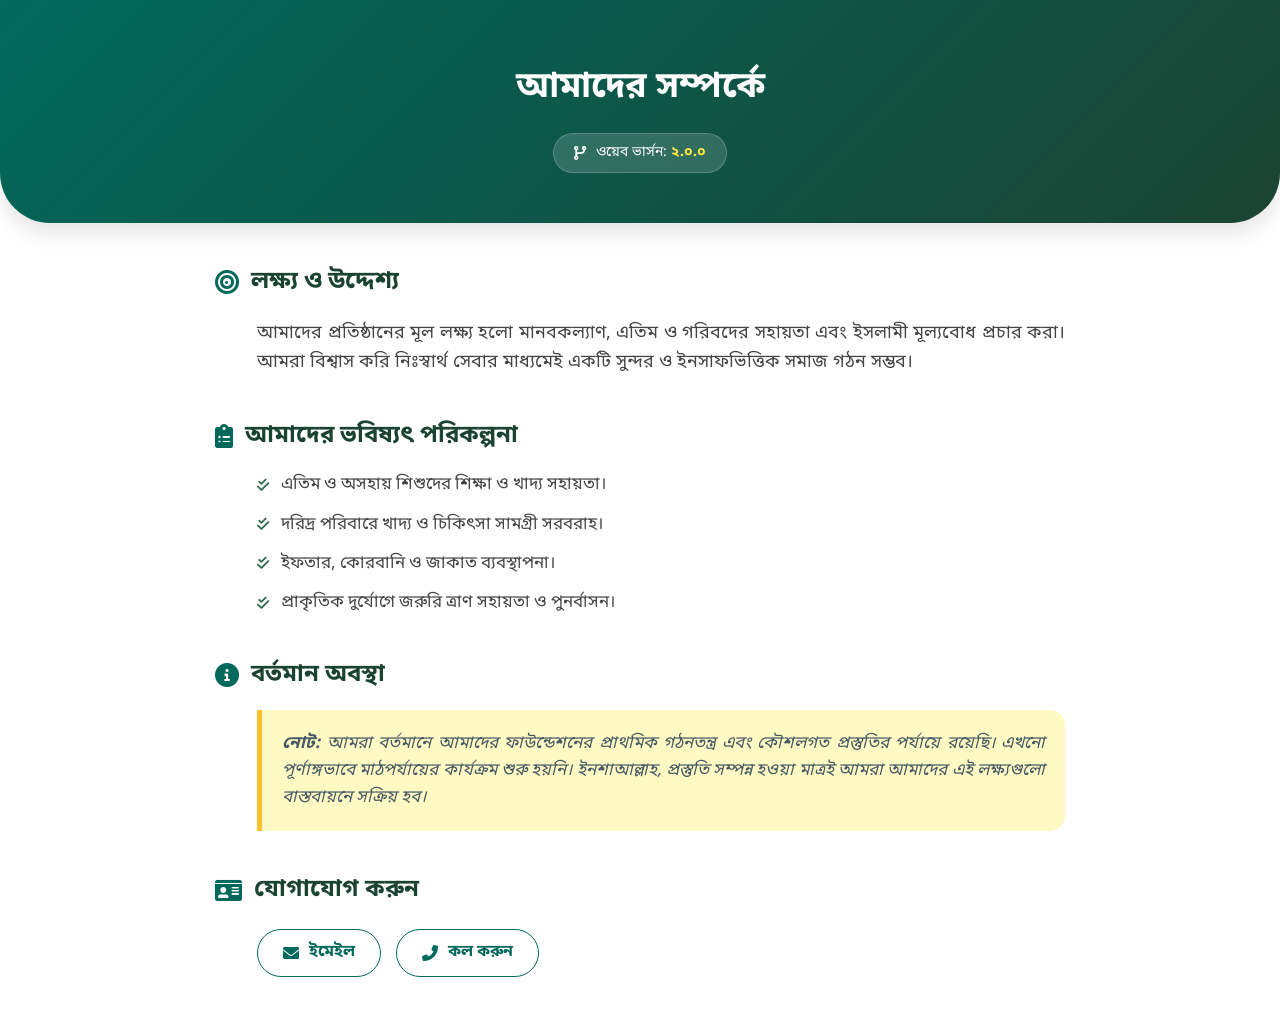
<file: about.html>
<!DOCTYPE html>
<html lang="bn">
<head>
  <meta charset="UTF-8">
  <meta name="viewport" content="width=device-width, initial-scale=1.0">
  <title>আমাদের সম্পর্কে | বিএমকেএফ</title>
  <link rel="stylesheet" href="https://cdnjs.cloudflare.com/ajax/libs/font-awesome/6.0.0/css/all.min.css">
  <link href="https://fonts.googleapis.com/css2?family=Noto+Sans+Bengali:wght@400;700&display=swap" rel="stylesheet">
  
  <style>
    body {
      font-family: 'Noto Sans Bengali', sans-serif;
      background-color: #ffffff;
      margin: 0;
      padding: 0;
      color: #333;
      line-height: 1.6;
    }

    /* উপরের রঙিন অংশ (Hero Section) */
    .hero-section {
      background: linear-gradient(135deg, #00695c 0%, #1b4332 100%);
      color: white;
      padding: 60px 20px 50px;
      text-align: center;
      border-radius: 0 0 50px 50px;
      box-shadow: 0 10px 20px rgba(0,0,0,0.1);
    }

    .hero-section h1 {
      font-size: 36px;
      margin: 0 0 15px;
      font-weight: 700;
    }

    .version-tag {
      display: inline-flex;
      align-items: center;
      gap: 10px;
      background: rgba(255, 255, 255, 0.15);
      backdrop-filter: blur(10px);
      padding: 8px 20px;
      border-radius: 50px;
      font-size: 14px;
      border: 1px solid rgba(255, 255, 255, 0.2);
    }

    .version-tag strong {
      color: #ffeb3b;
    }

    /* মেইন কন্টেন্ট এরিয়া */
    .content-container {
      max-width: 850px;
      margin: 40px auto;
      padding: 0 20px;
    }

    .section-float {
      margin-bottom: 40px;
      animation: fadeIn 0.8s ease-out;
    }

    .section-float h2 {
      font-size: 24px;
      color: #1b4332;
      display: flex;
      align-items: center;
      gap: 12px;
      margin-bottom: 15px;
    }

    .section-float h2 i {
      color: #00695c;
    }

    .section-float p {
      font-size: 18px;
      color: #444;
      text-align: justify;
      margin-left: 42px;
    }

    /* কার্যক্রম লিস্ট */
    .activity-list {
      list-style: none;
      padding: 0;
      margin-left: 42px;
    }

    .activity-list li {
      margin-bottom: 12px;
      display: flex;
      align-items: center;
      gap: 12px;
      font-size: 17px;
      color: #444;
    }

    .activity-list li i {
      color: #2d6a4f;
      font-size: 14px;
    }

    /* বিশেষ নোট বক্স */
    .future-note {
      background: #fff9c4; /* হালকা সোনালী ভাব */
      border-left: 5px solid #fbc02d;
      padding: 20px;
      margin-left: 42px;
      border-radius: 0 15px 15px 0;
    }

    .future-note p {
      margin: 0 !important;
      margin-left: 0 !important;
      font-style: italic;
      color: #455a64;
      font-size: 17px;
    }

    /* কন্টাক্ট লিংক */
    .contact-links {
      margin-left: 42px;
      display: flex;
      gap: 15px;
      flex-wrap: wrap;
      margin-top: 20px;
    }

    .contact-btn {
      text-decoration: none;
      color: #00695c;
      font-weight: bold;
      border: 1.5px solid #00695c;
      padding: 10px 25px;
      border-radius: 50px;
      transition: 0.3s;
      display: flex;
      align-items: center;
      gap: 10px;
    }

    .contact-btn:hover {
      background: #00695c;
      color: white;
    }

    /* এনিমেশন */
    @keyframes fadeIn {
      from { opacity: 0; transform: translateY(20px); }
      to { opacity: 1; transform: translateY(0); }
    }

    /* মোবাইল রেসপন্সিভ */
    @media (max-width: 600px) {
      .hero-section h1 { font-size: 28px; }
      .section-float p, .activity-list, .future-note, .contact-links { margin-left: 0; }
      .section-float h2 { font-size: 22px; }
    }
  </style>
</head>
<body>

  <div class="hero-section">
    <h1>আমাদের সম্পর্কে</h1>
    <div class="version-tag">
      <i class="fas fa-code-branch"></i>
      <span>ওয়েব ভার্সন: <strong>২.০.০</strong></span>
    </div>
  </div>

  <div class="content-container">
    
    <div class="section-float">
      <h2><i class="fas fa-bullseye"></i> লক্ষ্য ও উদ্দেশ্য</h2>
      <p>
        আমাদের প্রতিষ্ঠানের মূল লক্ষ্য হলো মানবকল্যাণ, এতিম ও গরিবদের সহায়তা এবং ইসলামী মূল্যবোধ প্রচার করা। আমরা বিশ্বাস করি নিঃস্বার্থ সেবার মাধ্যমেই একটি সুন্দর ও ইনসাফভিত্তিক সমাজ গঠন সম্ভব।
      </p>
    </div>

    <div class="section-float">
      <h2><i class="fas fa-clipboard-list"></i> আমাদের ভবিষ্যৎ পরিকল্পনা</h2>
      <ul class="activity-list">
        <li><i class="fas fa-check-double"></i> এতিম ও অসহায় শিশুদের শিক্ষা ও খাদ্য সহায়তা।</li>
        <li><i class="fas fa-check-double"></i> দরিদ্র পরিবারে খাদ্য ও চিকিৎসা সামগ্রী সরবরাহ।</li>
        <li><i class="fas fa-check-double"></i> ইফতার, কোরবানি ও জাকাত ব্যবস্থাপনা।</li>
        <li><i class="fas fa-check-double"></i> প্রাকৃতিক দুর্যোগে জরুরি ত্রাণ সহায়তা ও পুনর্বাসন।</li>
      </ul>
    </div>

    <div class="section-float">
      <h2><i class="fas fa-info-circle"></i> বর্তমান অবস্থা</h2>
      <div class="future-note">
        <p>
          <strong>নোট:</strong> আমরা বর্তমানে আমাদের ফাউন্ডেশনের প্রাথমিক গঠনতন্ত্র এবং কৌশলগত প্রস্তুতির পর্যায়ে রয়েছি। এখনো পূর্ণাঙ্গভাবে মাঠপর্যায়ের কার্যক্রম শুরু হয়নি। ইনশাআল্লাহ, প্রস্তুতি সম্পন্ন হওয়া মাত্রই আমরা আমাদের এই লক্ষ্যগুলো বাস্তবায়নে সক্রিয় হব।
        </p>
      </div>
    </div>

    <div class="section-float">
      <h2><i class="fas fa-id-card"></i> যোগাযোগ করুন</h2>
      <div class="contact-links">
        <a href="mailto:bmkf.official@gmail.com" class="contact-btn">
          <i class="fas fa-envelope"></i> ইমেইল
        </a>
        <a href="tel:+8801345691465" class="contact-btn">
          <i class="fas fa-phone-alt"></i> কল করুন
        </a>
      </div>
    </div>

  </div>

</body>
</html>
</file>
